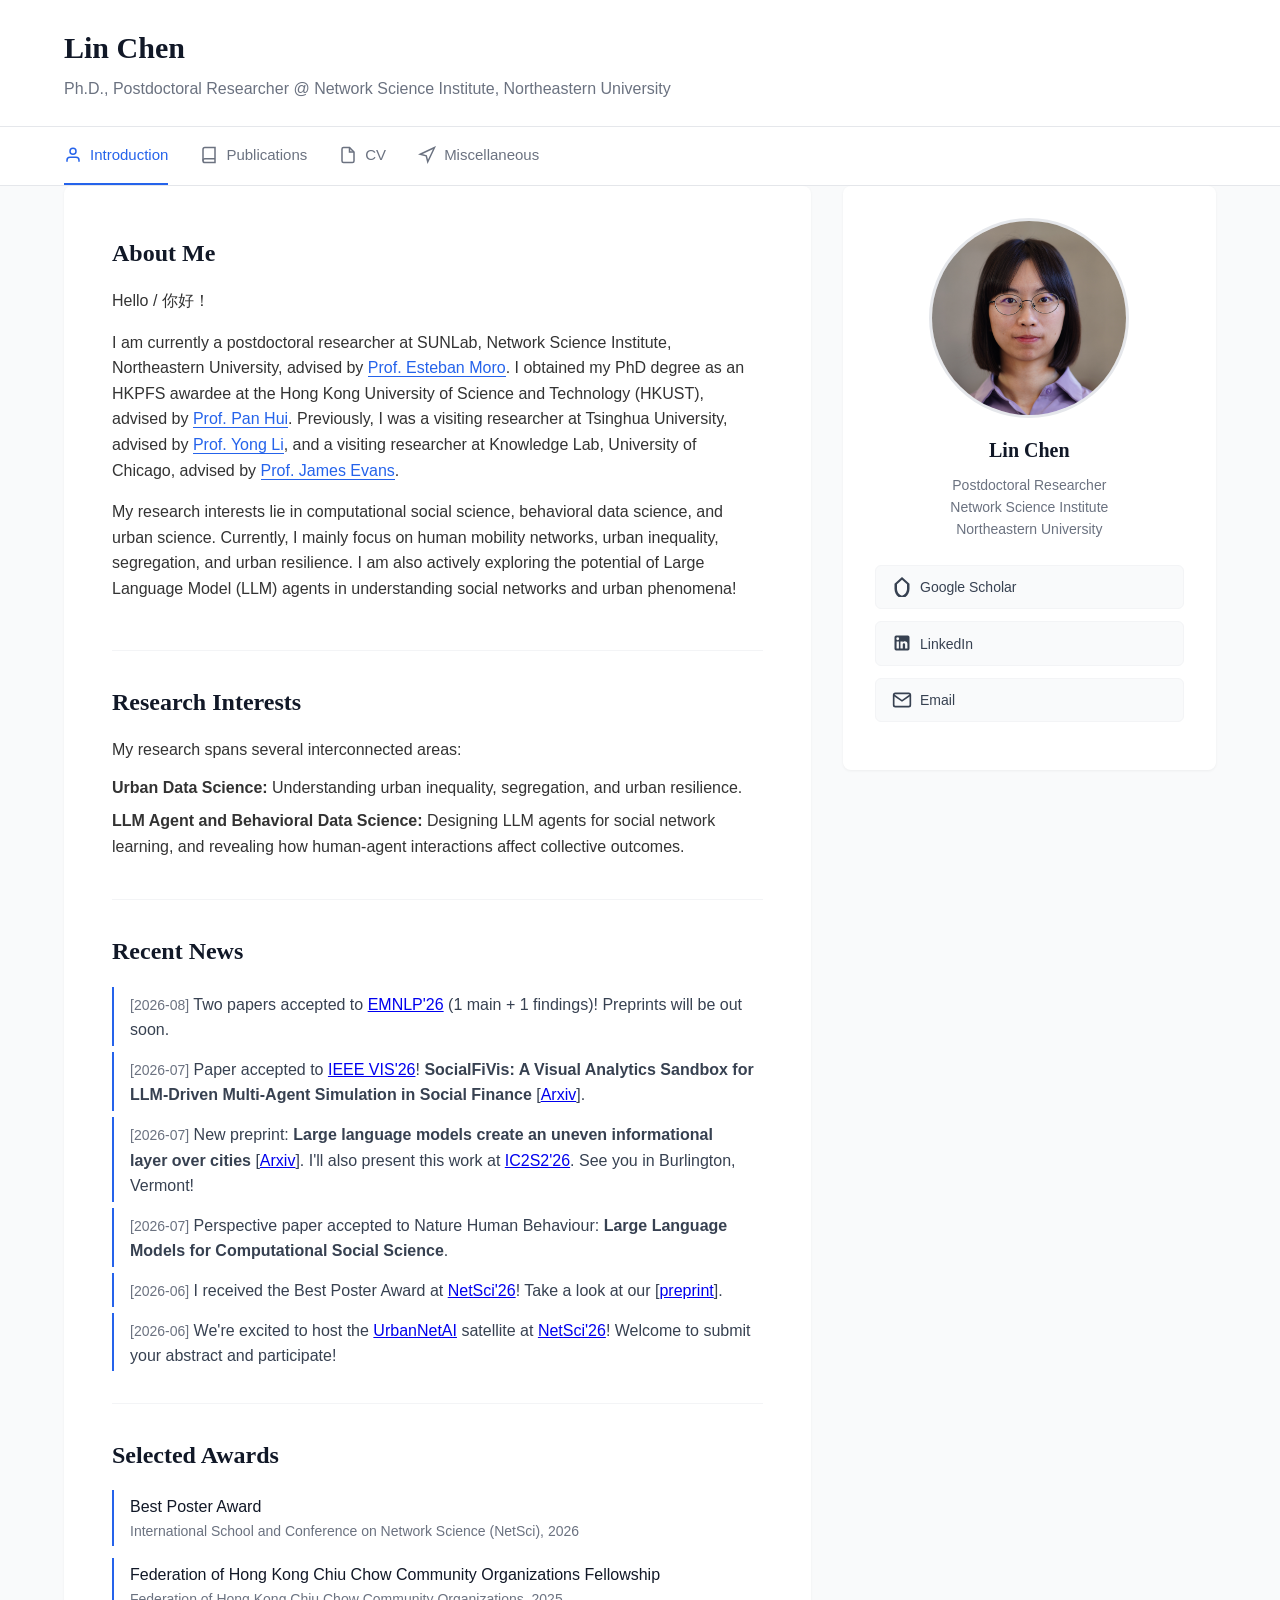
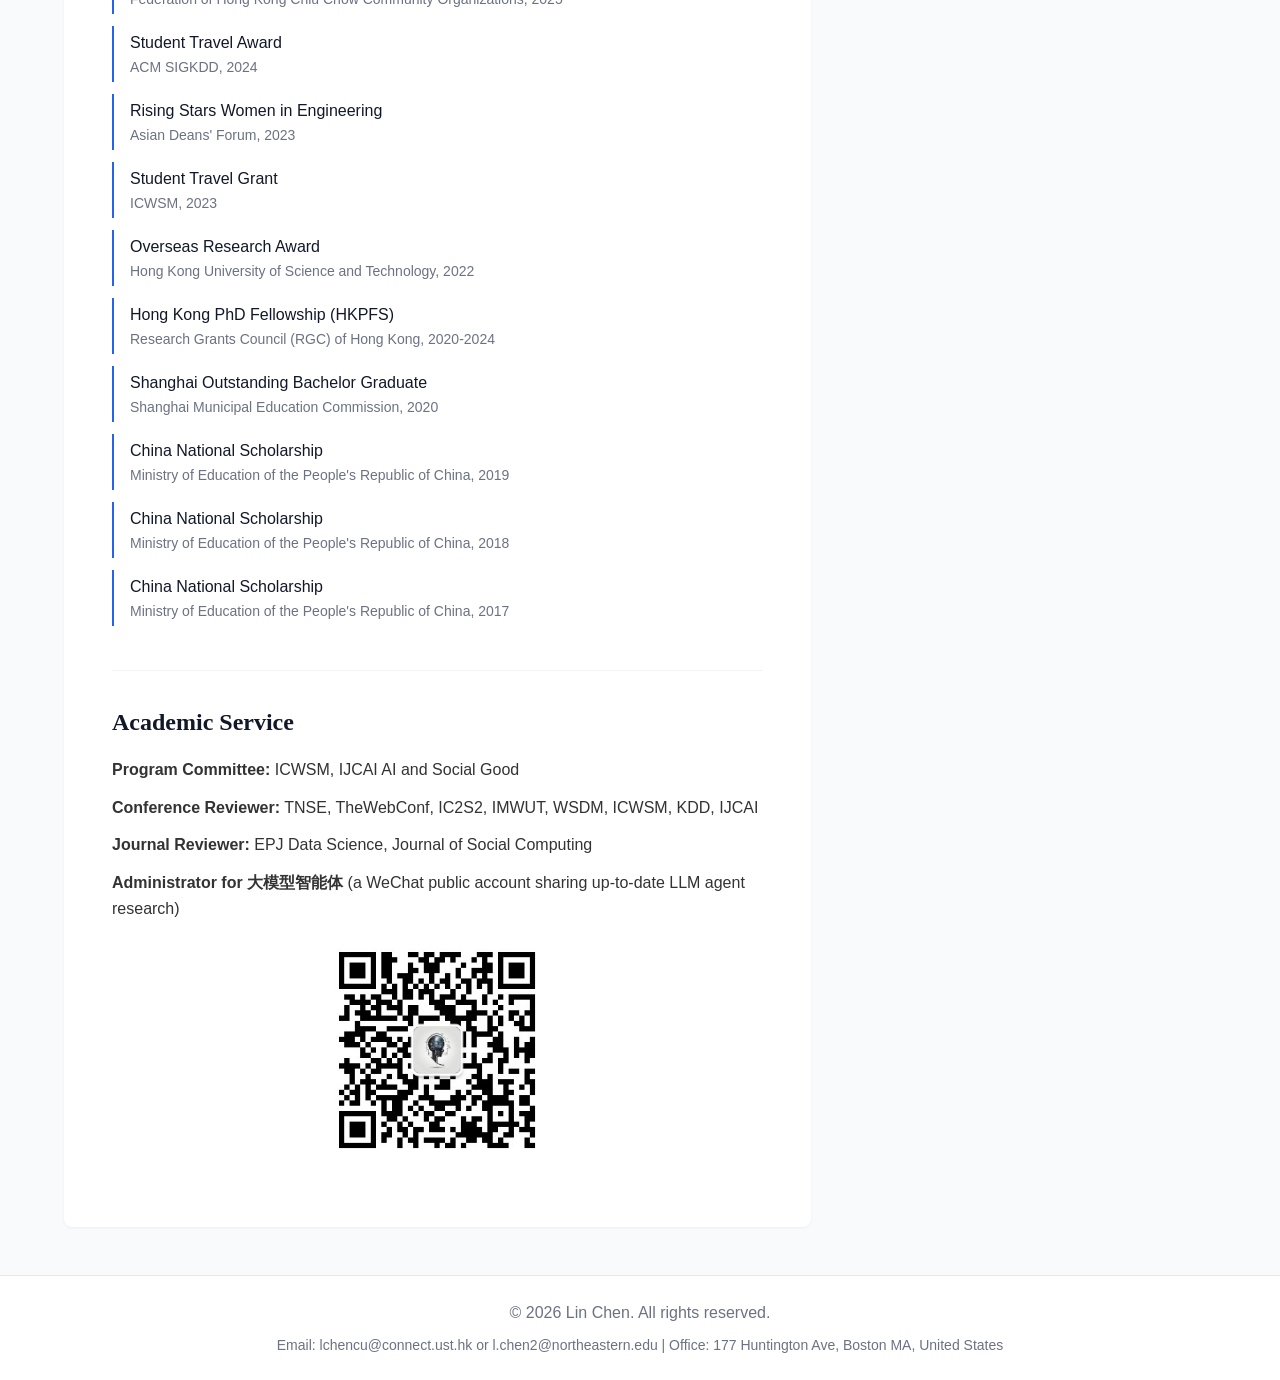
<file: index.html>
<!DOCTYPE html>
<html lang="en">
<head>
    <meta charset="UTF-8">
    <meta name="viewport" content="width=device-width, initial-scale=1.0">
    <title>Lin Chen</title>
    <link rel="stylesheet" href="style.css">
</head>
<body>
    <!-- Header -->
    <header>
        <div class="container">
            <h1>Lin Chen</h1>
            <p class="subtitle">Ph.D., Postdoctoral Researcher @ Network Science Institute, Northeastern University</p>
        </div>
    </header>

    <!-- Navigation -->
    <nav>
        <div class="container">
            <div class="nav-buttons">
                <a href="index.html" class="tab-button active">
                    <svg width="18" height="18" viewBox="0 0 24 24" fill="none" stroke="currentColor" stroke-width="2">
                        <path d="M20 21v-2a4 4 0 0 0-4-4H8a4 4 0 0 0-4 4v2"></path>
                        <circle cx="12" cy="7" r="4"></circle>
                    </svg>
                    <span>Introduction</span>
                </a>
                <a href="publications.html" class="tab-button">
                    <svg width="18" height="18" viewBox="0 0 24 24" fill="none" stroke="currentColor" stroke-width="2">
                        <path d="M4 19.5A2.5 2.5 0 0 1 6.5 17H20"></path>
                        <path d="M6.5 2H20v20H6.5A2.5 2.5 0 0 1 4 19.5v-15A2.5 2.5 0 0 1 6.5 2z"></path>
                    </svg>
                    <span>Publications</span>
                </a>
                <a href="cv.html" class="tab-button">
                    <svg width="18" height="18" viewBox="0 0 24 24" fill="none" stroke="currentColor" stroke-width="2">
                        <path d="M14 2H6a2 2 0 0 0-2 2v16a2 2 0 0 0 2 2h12a2 2 0 0 0 2-2V8z"></path>
                        <polyline points="14 2 14 8 20 8"></polyline>
                    </svg>
                    <span>CV</span>
                </a>
                <a href="misc.html" class="tab-button">
                    <svg width="18" height="18" viewBox="0 0 24 24" fill="none" stroke="currentColor" stroke-width="2">
                        <polygon points="3 11 22 2 13 21 11 13 3 11"></polygon>
                    </svg>
                    <span>Miscellaneous</span>
                </a>
            </div>
        </div>
    </nav>

    <!-- Main Content -->
    <main class="container">
        <div class="intro-grid">
            <div class="intro-content">
                <!-- About Me -->
                <section class="intro-section">
                    <h2>About Me</h2>
                    <p style="margin-bottom: 16px;">
                        Hello / 你好！ <br>
                    </p>
                    <p style="margin-bottom: 16px;">
                        I am currently a postdoctoral researcher at SUNLab, Network Science Institute, Northeastern University, advised by <a href="https://estebanmoro.org/" target="_blank" style="color: #2563eb; text-decoration: none; border-bottom: 1px solid #2563eb;">Prof. Esteban Moro</a>. 
                        I obtained my PhD degree as an HKPFS awardee at the Hong Kong University of Science and Technology (HKUST), advised by <a href="https://en.wikipedia.org/wiki/Pan_Hui" target="_blank" style="color: #2563eb; text-decoration: none; border-bottom: 1px solid #2563eb;">Prof. Pan Hui</a>. 
                        Previously, I was a visiting researcher at Tsinghua University, advised by <a href="http://fi.ee.tsinghua.edu.cn/~liyong/" target="_blank" style="color: #2563eb; text-decoration: none; border-bottom: 1px solid #2563eb;">Prof. Yong Li</a>, and a visiting researcher at Knowledge Lab, University of Chicago, advised by <a href="https://sociology.uchicago.edu/directory/james-evans" target="_blank" style="color: #2563eb; text-decoration: none; border-bottom: 1px solid #2563eb;">Prof. James Evans</a>.
                    </p>
                    <p style="margin-bottom: 16px;">
                        My research interests lie in computational social science, behavioral data science, and urban science. 
                        Currently, I mainly focus on human mobility networks, urban inequality, segregation, and urban resilience. 
                        I am also actively exploring the potential of Large Language Model (LLM) agents in understanding social networks and urban phenomena!
                    </p>
                </section>

                <!-- Research Interests -->
                <section class="intro-section">
                    <h2>Research Interests</h2>
                    <p style="margin-bottom: 12px;">My research spans several interconnected areas:</p>
                    <p style="margin-bottom: 8px;">
                        <strong>Urban Data Science:</strong> Understanding urban inequality, segregation, and urban resilience.
                    </p>
                    <p style="margin-bottom: 8px;">
                        <strong>LLM Agent and Behavioral Data Science:</strong> Designing LLM agents for social network learning, and revealing how human-agent interactions affect collective outcomes.
                    </p>
                </section>

                <!-- News -->
                <section class="intro-section">
                    <h2>Recent News</h2>
                    <div class="news-scroll">
                        <div class="news-item">
                            <p class="news-text"><span class="news-date">[2026-08]</span> Two papers accepted to <a href="https://2026.emnlp.org/" target="_blank">EMNLP'26</a> (1 main + 1 findings)! Preprints will be out soon. </p>
                        </div>
                        <div class="news-item">
                            <p class="news-text"><span class="news-date">[2026-07]</span> Paper accepted to <a href="https://ieeevis.org/year/2026/" target="_blank">IEEE VIS'26</a>! <b>SocialFiVis: A Visual Analytics Sandbox for LLM-Driven Multi-Agent Simulation in Social Finance</b> [<a href="https://arxiv.org/abs/2608.08497" target="_blank">Arxiv</a>]. </p>
                        </div>
                        <div class="news-item">
                            <p class="news-text"><span class="news-date">[2026-07]</span> New preprint: <b>Large language models create an uneven informational layer over cities</b> [<a href="https://arxiv.org/abs/2607.06260" target="_blank">Arxiv</a>]. I'll also present this work at <a href="https://ic2s2-2026.org/" target="_blank">IC2S2'26</a>. See you in Burlington, Vermont! </p>
                        </div>
                        <div class="news-item">
                            <p class="news-text"><span class="news-date">[2026-07]</span> Perspective paper accepted to Nature Human Behaviour: <b>Large Language Models for Computational Social Science</b>. </p>
                        </div>
                        <div class="news-item">
                            <p class="news-text"><span class="news-date">[2026-06]</span> I received the Best Poster Award at <a href="https://www.netsci2026.com/awards" target="_blank">NetSci'26</a>! Take a look at our [<a href="https://arxiv.org/abs/2607.06260" target="_blank">preprint</a>]. </p>
                        </div>
                        <div class="news-item">
                            <p class="news-text"><span class="news-date">[2026-06]</span> We're excited to host the <a href="https://sites.google.com/view/urbannetai/home" target="_blank">UrbanNetAI</a> satellite at <a href="https://www.netsci2026.com/" target="_blank">NetSci'26</a>! Welcome to submit your abstract and participate!</p>
                        </div>
                        <div class="news-item">
                            <p class="news-text"><span class="news-date">[2026-04]</span> Paper accepted to ICML: <b>AgentExpt: Automating AI Experiment Design with LLM-based Resource Retrieval Agent</b> [<a href="https://arxiv.org/abs/2511.04921" target="_blank">Arxiv</a>]. </p>
                        </div>
                        <div class="news-item">
                            <p class="news-text"><span class="news-date">[2026-04]</span> Our work, <b>AI Agent Behavioral Science</b>, is published in <a href="https://doi.org/10.1057/s41599-026-07316-7" target="_blank">HSSCOMMS</a>.</p>
                        </div>
                        <div class="news-item">
                            <p class="news-text"><span class="news-date">[2026-04]</span> Our work, <b>Invisible Walls in Cities: Designing LLM Agent to Predict Urban Segregation Experience with Social Media Content</b>, is published in <a href="https://dl.acm.org/doi/abs/10.1145/3774904.3793020" target="_blank">WWW'26</a>.</p>
                        </div>
                        <div class="news-item">
                            <p class="news-text"><span class="news-date">[2025-10]</span> Invited talk at the <a href="https://www.networkscienceinstitute.org/talks/lin-chen" target="_blank">Network Science Institute</a>, Boston.</p>
                        </div>
                        <div class="news-item">
                            <p class="news-text"><span class="news-date">[2025-09]</span> I started my postdoctoral journey at SUNLab, Network Science Institute, Northeastern University!</p>
                        </div>
                        <div class="news-item">
                            <p class="news-text"><span class="news-date">[2025-08]</span> Invited keynote at <a href="https://urban-sys-net.weebly.com/" target="_blank">CCS UrbanSys</a>, Siena, Italy.</p>
                        </div>
                        <div class="news-item">
                            <p class="news-text"><span class="news-date">[2025-04]</span> I defended my PhD thesis at CSE, HKUST!</p>
                        </div>
                        <div class="news-item">
                            <p class="news-text"><span class="news-date">[2025-01]</span> Our perspective paper, <b>Using human mobility data to quantify experienced urban inequalities</b>, is now online in <a href="https://doi.org/10.1038/s41562-024-02079-0" target="_blank">Nature Human Behaviour</a>.</p>
                        </div>
                        <div class="news-item">
                            <p class="news-text"><span class="news-date">[2024-08]</span> Our work, <b>Large Language Model-driven Meta-structure Discovery in Heterogeneous Information Network</b>, is published in <a href="https://doi.org/10.1145/3637528.3671965" target="_blank">KDD'24</a>.</p>
                        </div>
                        <div class="news-item">
                            <p class="news-text"><span class="news-date">[2022-08]</span> Our work, <b>Strategic COVID-19 vaccine distribution can simultaneously elevate social utility and equity</b>, is published in <a href="https://www.nature.com/articles/s41562-022-01429-0" target="_blank">Nature Human Behaviour</a>.</p>
                        </div>
                    </div>
                </section>

                <!-- Selected Awards -->
                <section class="intro-section">
                    <h2>Selected Awards</h2>
                    <div class="award-item">
                        <p class="award-title">Best Poster Award</p>
                        <p class="award-org">International School and Conference on Network Science (NetSci), 2026</p>
                    </div>
                    <div class="award-item">
                        <p class="award-title">Federation of Hong Kong Chiu Chow Community Organizations Fellowship</p>
                        <p class="award-org">Federation of Hong Kong Chiu Chow Community Organizations, 2025</p>
                    </div>
                    <div class="award-item">
                        <p class="award-title">Student Travel Award</p>
                        <p class="award-org">ACM SIGKDD, 2024</p>
                    </div>
                    <div class="award-item">
                        <p class="award-title">Rising Stars Women in Engineering</p>
                        <p class="award-org">Asian Deans' Forum, 2023</p>
                    </div>
                    <div class="award-item">
                        <p class="award-title">Student Travel Grant</p>
                        <p class="award-org">ICWSM, 2023</p>
                    </div>
                    <div class="award-item">
                        <p class="award-title">Overseas Research Award</p>
                        <p class="award-org">Hong Kong University of Science and Technology, 2022</p>
                    </div>
                    <div class="award-item">
                        <p class="award-title">Hong Kong PhD Fellowship (HKPFS)</p>
                        <p class="award-org">Research Grants Council (RGC) of Hong Kong, 2020-2024</p>
                    </div>
                    <div class="award-item">
                        <p class="award-title">Shanghai Outstanding Bachelor Graduate</p>
                        <p class="award-org">Shanghai Municipal Education Commission, 2020</p>
                    </div>
                    <div class="award-item">
                        <p class="award-title">China National Scholarship</p>
                        <p class="award-org">Ministry of Education of the People's Republic of China, 2019</p>
                    </div>
                    <div class="award-item">
                        <p class="award-title">China National Scholarship</p>
                        <p class="award-org">Ministry of Education of the People's Republic of China, 2018</p>
                    </div>
                    <div class="award-item">
                        <p class="award-title">China National Scholarship</p>
                        <p class="award-org">Ministry of Education of the People's Republic of China, 2017</p>
                    </div>
                </section>

                <!-- Academic Service -->
                <section class="intro-section">
                    <h2>Academic Service</h2>
                    <p style="margin-bottom: 12px;">
                        <strong>Program Committee:</strong> ICWSM, IJCAI AI and Social Good
                    </p>
                    <p style="margin-bottom: 12px;">
                        <strong>Conference Reviewer:</strong> TNSE, TheWebConf, IC2S2, IMWUT, WSDM, ICWSM, KDD, IJCAI
                    </p>
                    <p style="margin-bottom: 12px;">
                        <strong>Journal Reviewer:</strong> EPJ Data Science, Journal of Social Computing
                    </p>
                    <p>
                        <strong>Administrator for 大模型智能体</strong> (a WeChat public account sharing up-to-date LLM agent research)
                    </p>
                    <img src="wechat_public_account_dmxznt.jpg" alt="大模型智能体公众号" style="width: 35%; max-width: 500px; display: block; margin: 15px auto;">
                </section>
            </div>

            <div class="intro-sidebar">
                <!-- Profile Card -->
                <div class="profile-card">
                    <img src="headshot.jpg" alt="Your Name" class="profile-photo">
                    <h3 class="profile-name">Lin Chen</h3>
                    <p class="profile-title">Postdoctoral Researcher<br>Network Science Institute<br>Northeastern University</p>
                    
                    <div class="profile-links">
                        <a href="https://scholar.google.com/citations?user=uxaP8ZcAAAAJ&hl=en" target="_blank" class="profile-link">
                            <svg width="20" height="20" viewBox="0 0 24 24" fill="currentColor">
                                <path d="M12 0L3 8v6c0 5.55 3.84 10.74 9 12 5.16-1.26 9-6.45 9-12V8l-9-8zm0 3.3l6 5.4v5.4c0 3.87-2.67 7.48-6 8.4-3.33-.92-6-4.53-6-8.4V8.7l6-5.4z"/>
                            </svg>
                            Google Scholar
                        </a>
                        
                        <a href="https://www.linkedin.com/in/lin-chen-34217025a" target="_blank" class="profile-link">
                            <svg width="20" height="20" viewBox="0 0 24 24" fill="currentColor">
                                <path d="M19 3a2 2 0 0 1 2 2v14a2 2 0 0 1-2 2H5a2 2 0 0 1-2-2V5a2 2 0 0 1 2-2h14m-.5 15.5v-5.3a3.26 3.26 0 0 0-3.26-3.26c-.85 0-1.84.52-2.32 1.3v-1.11h-2.79v8.37h2.79v-4.93c0-.77.62-1.4 1.39-1.4a1.4 1.4 0 0 1 1.4 1.4v4.93h2.79M6.88 8.56a1.68 1.68 0 0 0 1.68-1.68c0-.93-.75-1.69-1.68-1.69a1.69 1.69 0 0 0-1.69 1.69c0 .93.76 1.68 1.69 1.68m1.39 9.94v-8.37H5.5v8.37h2.77z"/>
                            </svg>
                            LinkedIn
                        </a>

                        <a href="#" onclick="navigator.clipboard.writeText('lchencu@connect.ust.hk'); alert('Email copied!'); return false;" class="profile-link">
                            <svg width="20" height="20" viewBox="0 0 24 24" fill="none" stroke="currentColor" stroke-width="2">
                                <path d="M4 4h16c1.1 0 2 .9 2 2v12c0 1.1-.9 2-2 2H4c-1.1 0-2-.9-2-2V6c0-1.1.9-2 2-2z"/>
                                <polyline points="22,6 12,13 2,6"/>
                            </svg>
                            Email
                        </a>
                    </div>
                    
                    <p style="font-size: 12px; color: #9ca3af; margin-top: 16px;">
                    </p>
                </div>
            </div>
        </div>
    </main>

    <!-- Footer -->
    <footer>
        <div class="container">
            <p>© 2026 Lin Chen. All rights reserved.</p>
            <p style="margin-top: 8px; font-size: 14px;">
                Email: lchencu@connect.ust.hk or l.chen2@northeastern.edu | Office: 177 Huntington Ave, Boston MA, United States
            </p>
        </div>
    </footer>
</body>
</html>
</file>
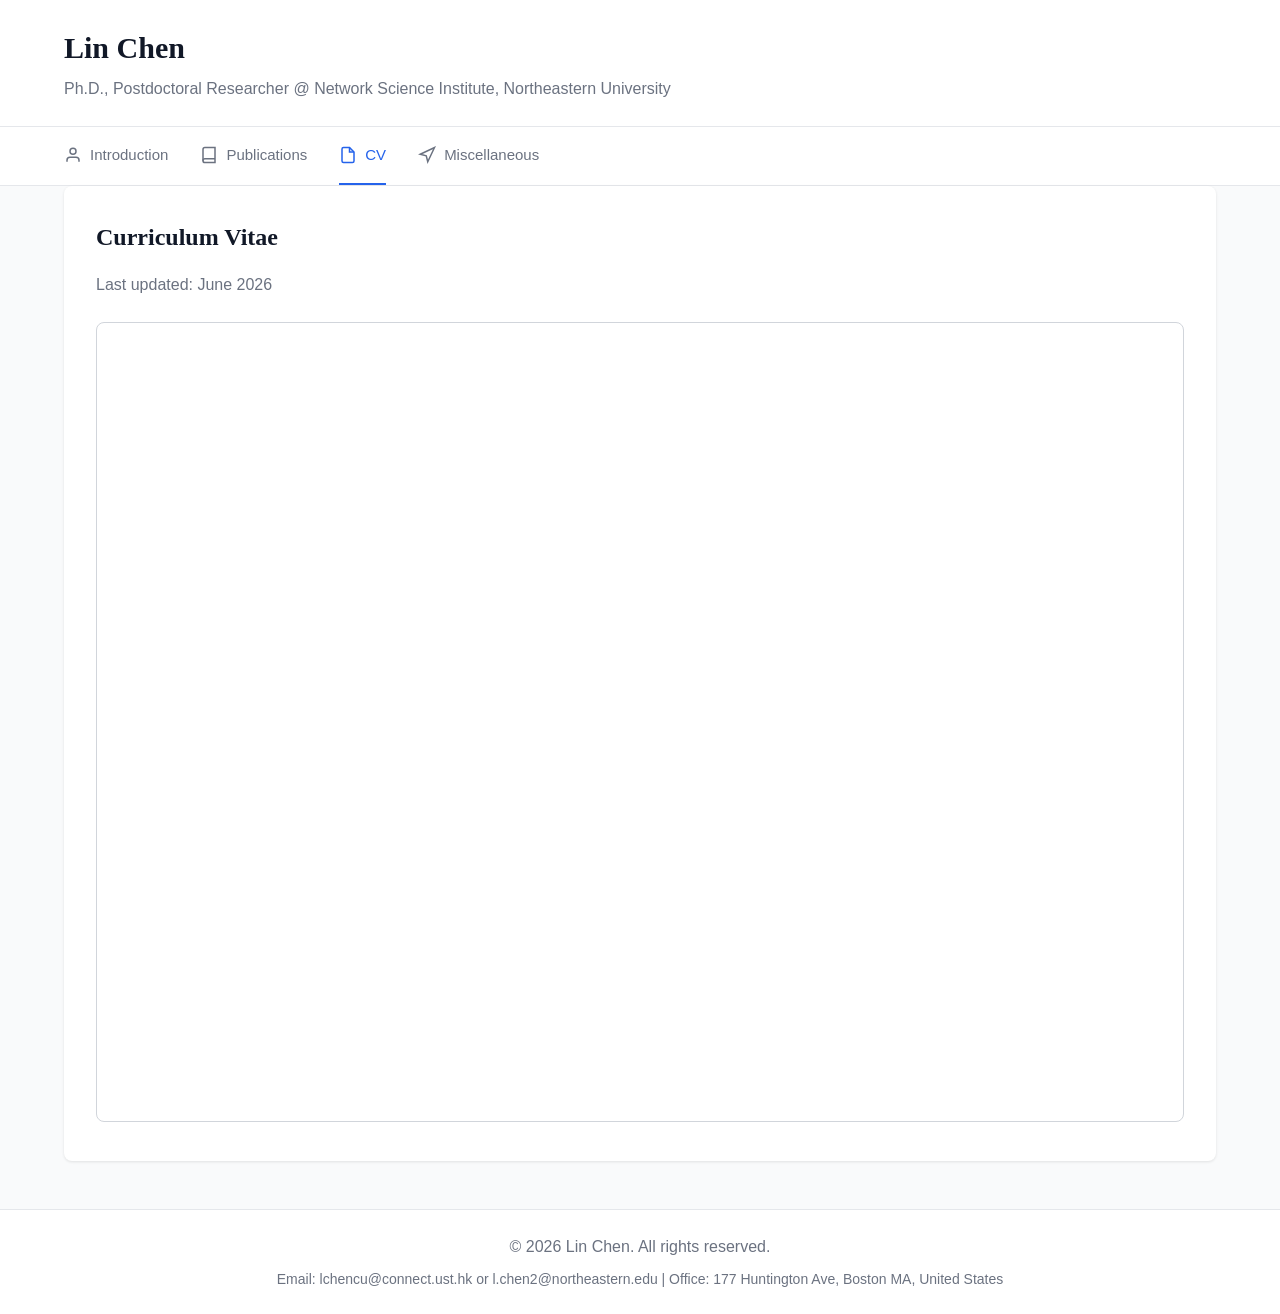
<file: cv.html>
<!DOCTYPE html>
<html lang="en">
<head>
    <meta charset="UTF-8">
    <meta name="viewport" content="width=device-width, initial-scale=1.0">
    <title>Lin Chen</title>
    <link rel="stylesheet" href="style.css">
</head>
<body>
    <!-- Header -->
    <header>
        <div class="container">
            <h1>Lin Chen</h1>
            <p class="subtitle">Ph.D., Postdoctoral Researcher @ Network Science Institute, Northeastern University</p>
        </div>
    </header>

    <!-- Navigation -->
    <nav>
        <div class="container">
            <div class="nav-buttons">
                <a href="index.html" class="tab-button">
                    <svg width="18" height="18" viewBox="0 0 24 24" fill="none" stroke="currentColor" stroke-width="2">
                        <path d="M20 21v-2a4 4 0 0 0-4-4H8a4 4 0 0 0-4 4v2"></path>
                        <circle cx="12" cy="7" r="4"></circle>
                    </svg>
                    <span>Introduction</span>
                </a>
                <a href="publications.html" class="tab-button">
                    <svg width="18" height="18" viewBox="0 0 24 24" fill="none" stroke="currentColor" stroke-width="2">
                        <path d="M4 19.5A2.5 2.5 0 0 1 6.5 17H20"></path>
                        <path d="M6.5 2H20v20H6.5A2.5 2.5 0 0 1 4 19.5v-15A2.5 2.5 0 0 1 6.5 2z"></path>
                    </svg>
                    <span>Publications</span>
                </a>
                <a href="cv.html" class="tab-button active">
                    <svg width="18" height="18" viewBox="0 0 24 24" fill="none" stroke="currentColor" stroke-width="2">
                        <path d="M14 2H6a2 2 0 0 0-2 2v16a2 2 0 0 0 2 2h12a2 2 0 0 0 2-2V8z"></path>
                        <polyline points="14 2 14 8 20 8"></polyline>
                    </svg>
                    <span>CV</span>
                </a>
                <a href="misc.html" class="tab-button">
                    <svg width="18" height="18" viewBox="0 0 24 24" fill="none" stroke="currentColor" stroke-width="2">
                        <polygon points="3 11 22 2 13 21 11 13 3 11"></polygon>
                    </svg>
                    <span>Miscellaneous</span>
                </a>
            </div>
        </div>
    </nav>

    <!-- Main Content -->
    <main class="container">
        <div class="card">
            <h2>Curriculum Vitae</h2>
            <p style="margin-bottom: 24px; color: #6b7280;">
                Last updated: June 2026
            </p>
            <iframe src="cv.pdf" class="cv-frame" title="CV PDF"></iframe>
        </div>
    </main>

    <!-- Footer -->
    <footer>
        <div class="container">
            <p>© 2026 Lin Chen. All rights reserved.</p>
            <p style="margin-top: 8px; font-size: 14px;">
                Email: lchencu@connect.ust.hk or l.chen2@northeastern.edu | Office: 177 Huntington Ave, Boston MA, United States
            </p>
        </div>
    </footer>
</body>
</html>
</file>
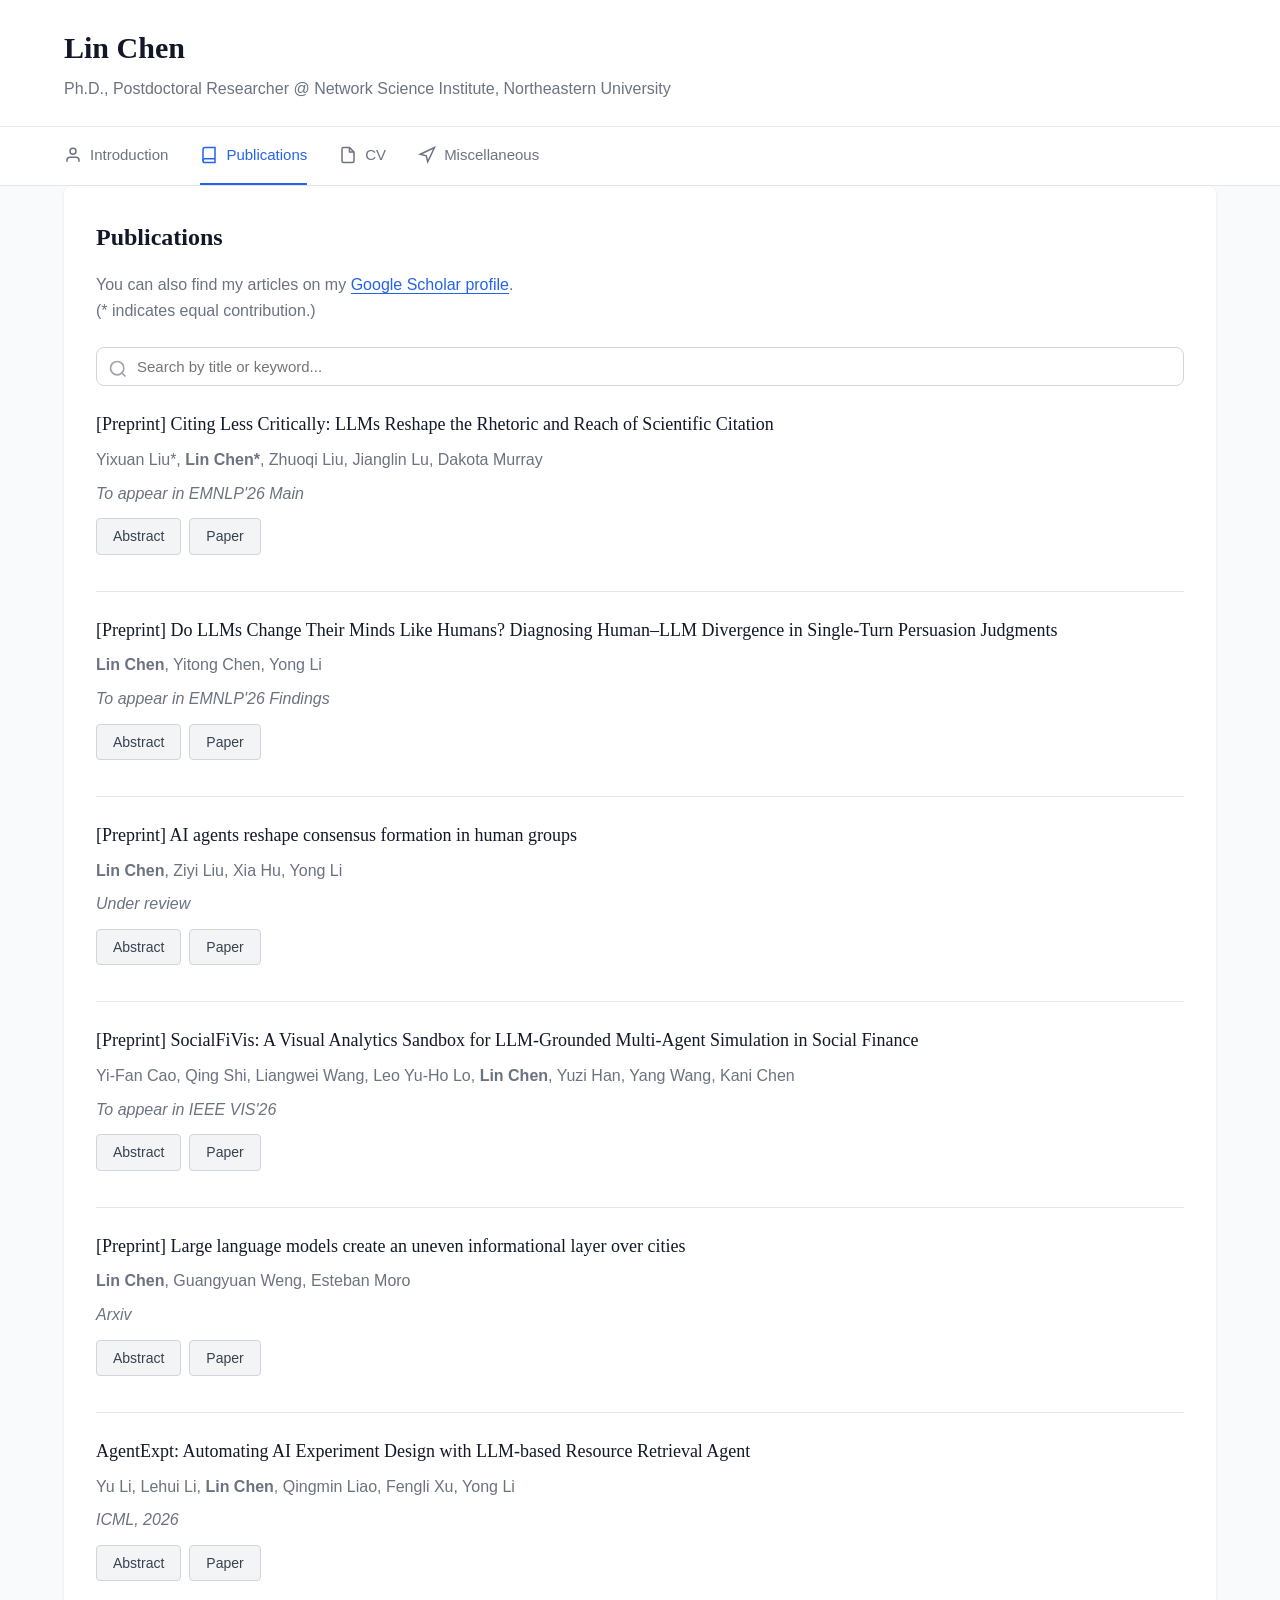
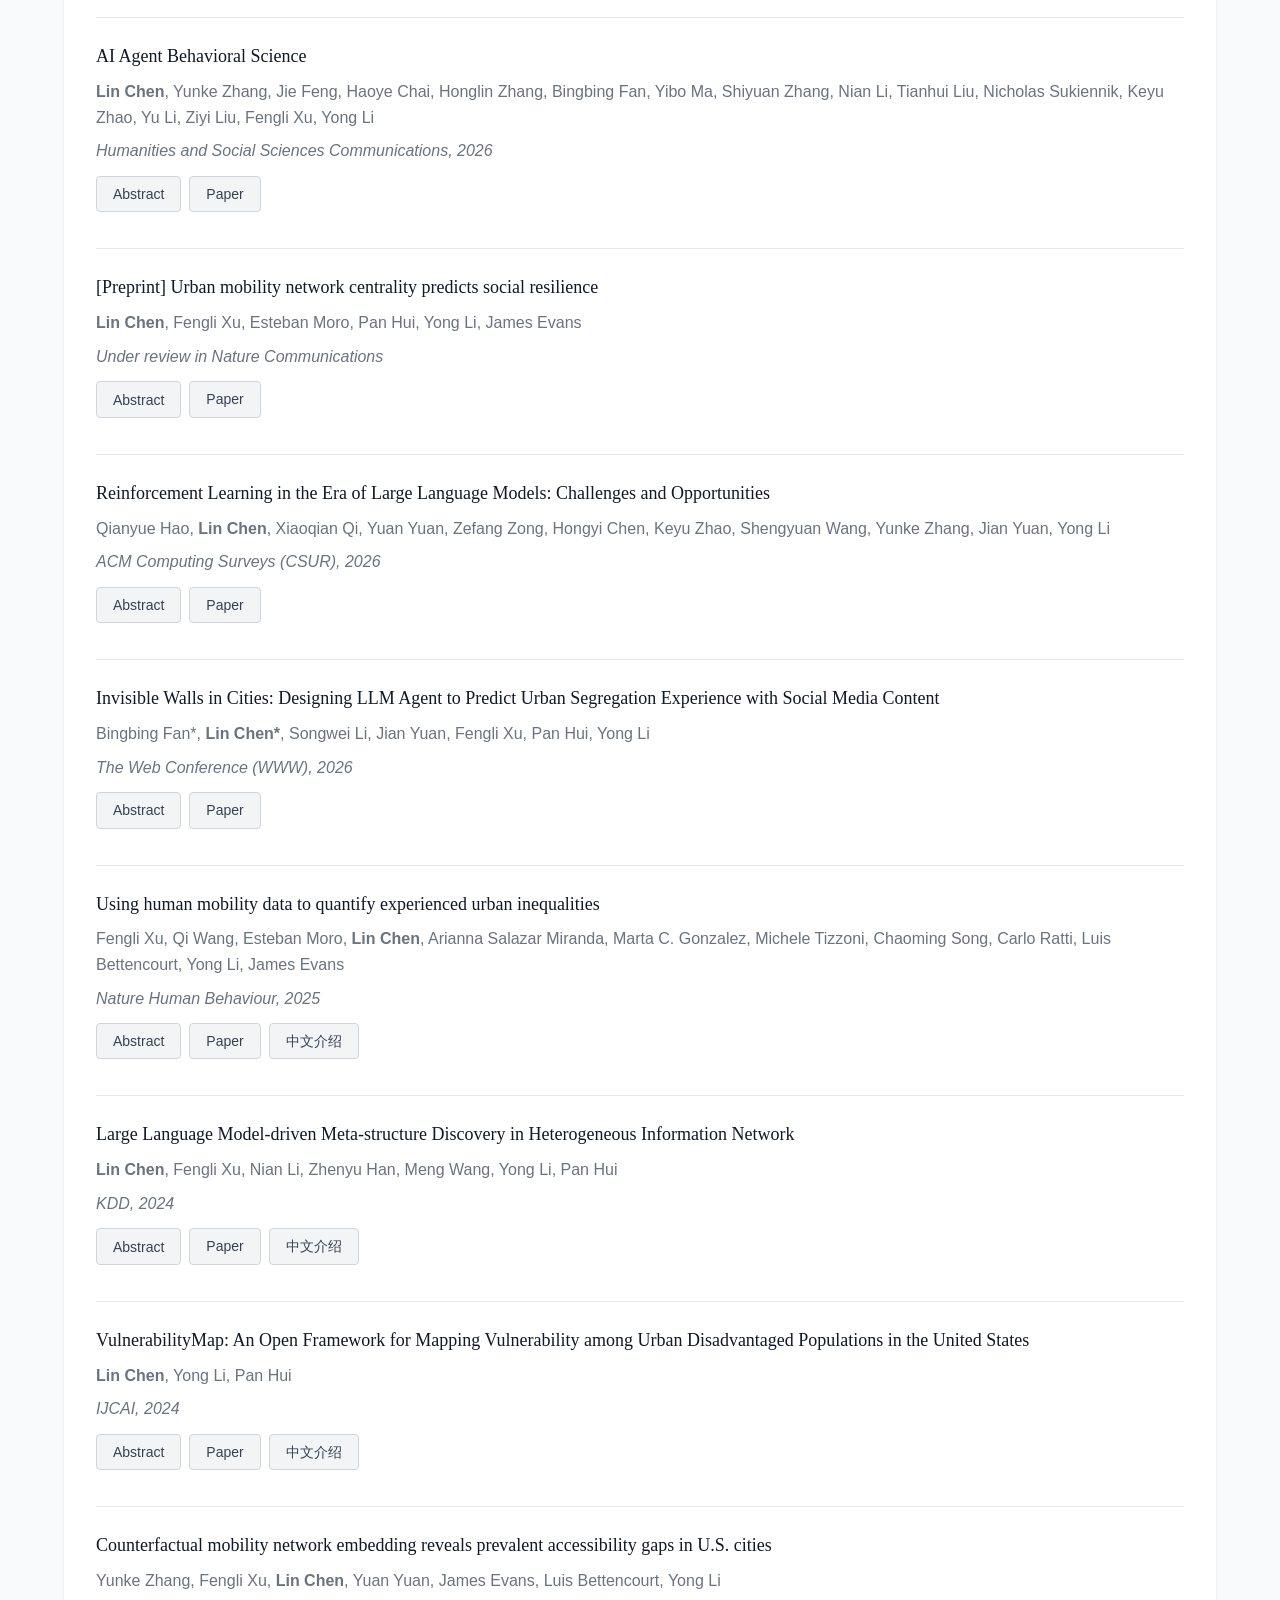
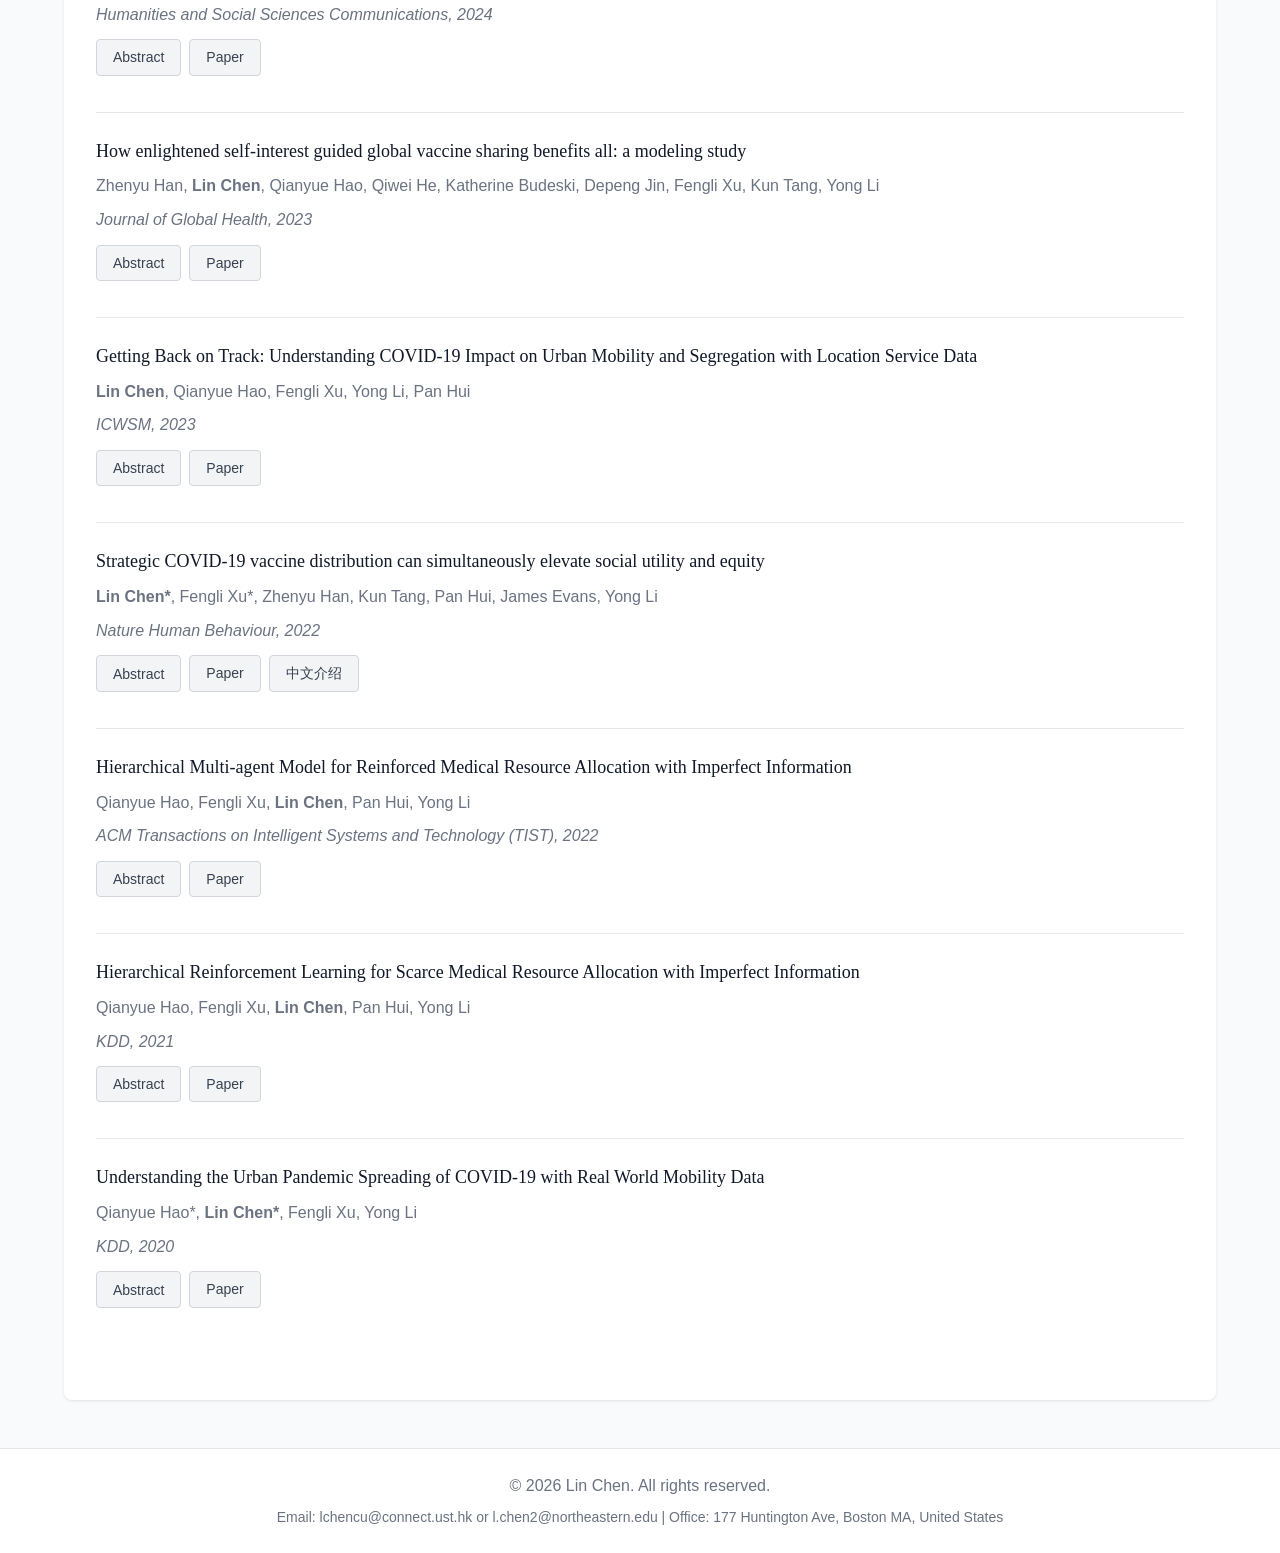
<file: publications.html>
<!DOCTYPE html>
<html lang="en">
<head>
    <meta charset="UTF-8">
    <meta name="viewport" content="width=device-width, initial-scale=1.0">
    <title>Lin Chen</title>
    <link rel="stylesheet" href="style.css">
</head>
<body>
    <!-- Header -->
    <header>
        <div class="container">
            <h1>Lin Chen</h1>
            <p class="subtitle">Ph.D., Postdoctoral Researcher @ Network Science Institute, Northeastern University</p>
        </div>
    </header>

    <!-- Navigation -->
    <nav>
        <div class="container">
            <div class="nav-buttons">
                <a href="index.html" class="tab-button">
                    <svg width="18" height="18" viewBox="0 0 24 24" fill="none" stroke="currentColor" stroke-width="2">
                        <path d="M20 21v-2a4 4 0 0 0-4-4H8a4 4 0 0 0-4 4v2"></path>
                        <circle cx="12" cy="7" r="4"></circle>
                    </svg>
                    <span>Introduction</span>
                </a>
                <a href="publications.html" class="tab-button active">
                    <svg width="18" height="18" viewBox="0 0 24 24" fill="none" stroke="currentColor" stroke-width="2">
                        <path d="M4 19.5A2.5 2.5 0 0 1 6.5 17H20"></path>
                        <path d="M6.5 2H20v20H6.5A2.5 2.5 0 0 1 4 19.5v-15A2.5 2.5 0 0 1 6.5 2z"></path>
                    </svg>
                    <span>Publications</span>
                </a>
                <a href="cv.html" class="tab-button">
                    <svg width="18" height="18" viewBox="0 0 24 24" fill="none" stroke="currentColor" stroke-width="2">
                        <path d="M14 2H6a2 2 0 0 0-2 2v16a2 2 0 0 0 2 2h12a2 2 0 0 0 2-2V8z"></path>
                        <polyline points="14 2 14 8 20 8"></polyline>
                    </svg>
                    <span>CV</span>
                </a>
                <a href="misc.html" class="tab-button">
                    <svg width="18" height="18" viewBox="0 0 24 24" fill="none" stroke="currentColor" stroke-width="2">
                        <polygon points="3 11 22 2 13 21 11 13 3 11"></polygon>
                    </svg>
                    <span>Miscellaneous</span>
                </a>
            </div>
        </div>
    </nav>

    <!-- Main Content -->
    <main class="container">
        <div class="card">
            <h2>Publications</h2>

            <p style="margin-bottom: 24px; color: #6b7280;">
                You can also find my articles on my <a href="https://scholar.google.com/citations?user=uxaP8ZcAAAAJ&hl=en" target="_blank" style="color: #2563eb; text-decoration: none; border-bottom: 1px solid #2563eb;">Google Scholar profile</a>. <br>(* indicates equal contribution.)
            </p>
            
            <div class="search-box">
                <svg class="search-icon" width="20" height="20" viewBox="0 0 24 24" fill="none" stroke="currentColor" stroke-width="2">
                    <circle cx="11" cy="11" r="8"></circle>
                    <path d="m21 21-4.35-4.35"></path>
                </svg>
                <input type="text" id="search-input" placeholder="Search by title or keyword..." oninput="filterPublications()">
            </div>

            <div id="publications-list">

                <div class="publication-item" data-keywords="">
                    <h3 class="pub-title">[Preprint] Citing Less Critically: LLMs Reshape the Rhetoric and Reach of Scientific Citation</h3>
                    <p class="pub-authors">Yixuan Liu*, <b>Lin Chen*</b>, Zhuoqi Liu, Jianglin Lu, Dakota Murray</p>
                    <p class="pub-venue">To appear in EMNLP'26 Main</p>
                    <div class="pub-buttons">
                        <button class="abs-button" onclick="toggleAbstract(this)">Abstract</button>
                        <a href="https://arxiv.org/abs/2609.01432" target="_blank" class="paper-button">Paper</a>
                    </div>
                    <div class="pub-abstract">
                         Scientific citations carry rhetorical intent. Scholars may cite prior work positively (supporting), negatively (contrasting), or neutrally (mentioning). As large language models (LLMs) increasingly assist scientific writing, whether they reproduce citations with the same rhetorical intent as humans remains unclear. We introduce a masked-citation task to compare human and LLM-generated citation behavior. For each citation context, an LLM generates a replacement citation sentence, producing a counterfactual corpus directly comparable to human citation. We analyze what, whom, and how models cite, using an LLM-as-a-judge to classify citation intent and a 20-million-edge coauthorship network to measure social distance between cited authors. Across six popular LLMs and 1,746 top NLP conference papers (63k+ contexts, 132k+ citations), three patterns emerge: (1) Compared with human citation, LLMs cite significantly less critically; (2) LLMs over-cite popular and older papers, a tendency amplified for contrasting citations where human writing more often draws on recent, niche work; (3) Whereas humans often cite within their close social network, especially for supporting citations, LLMs tend to draw on more socially distant authors. Together, these differences are double-edged: LLM citation reaches beyond a scholar's close collaborators while being less critical and amplifying visibility bias, reshaping the rhetoric and reach of scientific citation.
                    </div>
                </div>

                <div class="publication-item" data-keywords="">
                    <h3 class="pub-title">[Preprint] Do LLMs Change Their Minds Like Humans? Diagnosing Human–LLM Divergence in Single-Turn Persuasion Judgments</h3>
                    <p class="pub-authors"><b>Lin Chen</b>, Yitong Chen, Yong Li</p>
                    <p class="pub-venue">To appear in EMNLP'26 Findings</p>
                    <div class="pub-buttons">
                        <button class="abs-button" onclick="toggleAbstract(this)">Abstract</button>
                        <a href="https://arxiv.org/abs/2608.29803" target="_blank" class="paper-button">Paper</a>
                    </div>
                    <div class="pub-abstract">
                         Large language models (LLMs) are increasingly deployed as proxies for human participants in social simulations, yet whether they update their beliefs in response to persuasive arguments, as humans do, remains poorly understood. We conduct a systematic comparison using a naturally occurring online persuasion corpus in which original posters explicitly verify whether a reply changed their view. Our results show that LLMs achieve only slight agreement with humans (Cohen's kappa ranging from 0.079 to 0.178). Content-level analyses show that humans and LLMs agree on the strongest persuasion cues but diverge on finer ones: humans are more swayed by novel content and assertive language, whereas LLMs favor topical similarity and surface-level formatting. At the level of persuasion strategy, LLMs underweight emotional appeals and overweight credibility signals relative to humans, while the type of proposition under debate exerts no measurable effect on the degree of divergence. Furthermore, switching from first-person role-playing to third-person observation shifts all models toward greater resistance to persuasion, with the effect varying across persuasion strategies and textual features. These findings highlight the risk of treating LLM judgments as faithful proxies for human belief updating and point to structural differences in how LLMs and humans process persuasive discourse. Our code is available at https://github.com/tsinghua-fib-lab/LLM-belief-update-cmv.
                    </div>
                </div>

                <div class="publication-item" data-keywords="">
                    <h3 class="pub-title">[Preprint] AI agents reshape consensus formation in human groups</h3>
                    <p class="pub-authors"><b>Lin Chen</b>, Ziyi Liu, Xia Hu, Yong Li</p>
                    <p class="pub-venue">Under review</p>
                    <div class="pub-buttons">
                        <button class="abs-button" onclick="toggleAbstract(this)">Abstract</button>
                        <a href="https://arxiv.org/abs/2609.02122" target="_blank" class="paper-button">Paper</a>
                    </div>
                    <div class="pub-abstract">
                         As large language model (LLM) agents shift from tools to participants in human groups, a fundamental question for collective behavior is how their growing presence reshapes consensus formation. Here we study mixed human-AI groups in a collaborative description game, in which shared conventions emerge through repeated rounds of random pairwise communication. Varying the proportions of LLM agents, we identify three distinct regimes of consensus formation: low agent proportions facilitate human-led consensus, intermediate proportions disrupt convergence, and high proportions restore strong consensus while shifting it toward agent-led conventions. Crucially, these regimes differ not only in the strength of convergence, but also in the semantic grounding and communicative form of the resulting consensus: human-led consensus is more concrete, holistic, and grounded in shared real-world analogies, whereas agent-led consensus is more abstract, less information-dense, and more geometrically segmented. Mechanistically, agent influence arises from a shared linguistic prior that places agents near one another in the expression space, combined with relatively stable expression choices across rounds; humans initially resist adopting expressions from partners perceived as AI but gradually yield to conformity pressure. These findings provide evidence that AI composition can shape the emergence, content, and perceived legitimacy of group norms, making agent proportion and transparency important design variables for human-AI systems.
                    </div>
                </div>

                <div class="publication-item" data-keywords="">
                    <h3 class="pub-title">[Preprint] SocialFiVis: A Visual Analytics Sandbox for LLM-Grounded Multi-Agent Simulation in Social Finance</h3>
                    <p class="pub-authors">Yi-Fan Cao, Qing Shi, Liangwei Wang, Leo Yu-Ho Lo, <b>Lin Chen</b>, Yuzi Han, Yang Wang, Kani Chen</p>
                    <p class="pub-venue">To appear in IEEE VIS'26</p>
                    <div class="pub-buttons">
                        <button class="abs-button" onclick="toggleAbstract(this)">Abstract</button>
                        <a href="https://arxiv.org/abs/2608.08497" target="_blank" class="paper-button">Paper</a>
                    </div>
                    <div class="pub-abstract">
                         The emergence of social finance (SocialFi) transforms online communities into complex socio-economic systems. Within these spaces, collective decisions shape a "digital commons" characterized by social capital (e.g., community trust) and financial health (e.g., market liquidity). Governing such hybrid ecosystems is challenging because real-world interventions are costly and irreversible. While counterfactual simulation is essential for exploring alternative governance strategies, existing approaches fail to capture the non-linear interplay between governance rules, individual behaviors, and emergent economic outcomes. To systematically unpack this complexity, we operationalize the Institutional Analysis and Development (IAD) framework as our theoretical foundation, synthesizing prior literature with insights from formative expert interviews. Built on this framework, we present SocialFiVis, an IAD-embedded visual analytics sandbox. It introduces a robust model to quantify the dual-track digital commons, coupled with a two-phase simulation engine. This engine combines LLM-derived personas with a mechanism-guided Perception-Reasoning-Action (PRA) runtime to simulate heterogeneous, context-aware agents empirically grounded in the retained messaging cohort. A hierarchical multi-view interface with interpretable reasoning pathways enables community operators to explore counterfactual policies and trace system-level outcomes back to individual behavioral rationales. We evaluate SocialFiVis through two case studies, a user study, and follow-up interviews. Results demonstrate that SocialFiVis supports fine-grained behavioral attribution and helps explain emergent phenomena such as the structural decoupling of social capital and the resilience of messaging members under localized governance shocks.
                    </div>
                </div>
                
                <div class="publication-item" data-keywords="">
                    <h3 class="pub-title">[Preprint] Large language models create an uneven informational layer over cities</h3>
                    <p class="pub-authors"><b>Lin Chen</b>, Guangyuan Weng, Esteban Moro</p>
                    <p class="pub-venue">Arxiv</p>
                    <div class="pub-buttons">
                        <button class="abs-button" onclick="toggleAbstract(this)">Abstract</button>
                        <a href="https://arxiv.org/abs/2607.06260" target="_blank" class="paper-button">Paper</a>
                    </div>
                    <div class="pub-abstract">
                        Large language models (LLMs) are emerging as a new informational layer over cities, shaping which places people discover, consider, and ultimately visit. Yet little is known about which places they surface, which they ignore, and whether these patterns vary across communities and users and translate into real-world economic consequences. Here, we audit restaurant recommendations from three major LLMs across 304 neighborhoods in five U.S. cities using 320 synthetic user profiles spanning income, age, sex, and residential status. We find that LLMs both fabricate venues and systematically overlook real ones. Fabrication is concentrated in neighborhoods with weaker digital and physical footprints and disappears when models are provided with verified venue lists. In contrast, invisibility persists: even when choosing from a fixed set of real venues, 47.5% of establishments are never recommended, and 31.9% of these blind spots are shared across all three model families, indicating that uneven visibility reflects not only missing knowledge but also stable patterns of selective attention rooted in shared patterns of visibility rather than model-specific errors. The same selectivity extends to users. Within identical venue pools, higher-income users receive more expensive and less popular venues, while tourists are directed toward costlier but more socially diverse establishments than local residents. Simulating the resulting shifts in consumer demand suggests that widespread reliance on LLM recommendations would redirect visits and revenue away from chain and quick-service restaurants toward independent and full-service dining. Together, our findings show that LLMs act as a selective layer of urban information that unevenly distributes visibility across places and people, with potential consequences for local economies and urban inequality.
                    </div>
                </div>

                <div class="publication-item" data-keywords="">
                    <h3 class="pub-title">AgentExpt: Automating AI Experiment Design with LLM-based Resource Retrieval Agent</h3>
                    <p class="pub-authors">Yu Li, Lehui Li, <b>Lin Chen</b>, Qingmin Liao, Fengli Xu, Yong Li</p>
                    <p class="pub-venue">ICML, 2026</p>
                    <div class="pub-buttons">
                        <button class="abs-button" onclick="toggleAbstract(this)">Abstract</button>
                        <a href="https://arxiv.org/abs/2511.04921" target="_blank" class="paper-button">Paper</a>
                    </div>
                    <div class="pub-abstract">
                         Large language model agents are becoming increasingly capable at web-centric tasks such as information retrieval, complex reasoning. These emerging capabilities have given rise to surge research interests in developing LLM agent for facilitating scientific quest. One key application in AI research is to automate experiment design through agentic dataset and baseline retrieval. However, prior efforts suffer from limited data coverage, as recommendation datasets primarily harvest candidates from public portals and omit many datasets actually used in published papers, and from an overreliance on content similarity that biases model toward superficial similarity and overlooks experimental suitability. Harnessing collective perception embedded in the baseline and dataset citation network, we present a comprehensive framework for baseline and dataset recommendation. First, we design an automated data-collection pipeline that links roughly one hundred thousand accepted papers to the baselines and datasets they actually used. Second, we propose a collective perception enhanced retriever. To represent the position of each dataset or baseline within the scholarly network, it concatenates self-descriptions with aggregated citation contexts. To achieve efficient candidate recall, we finetune an embedding model on these representations. Finally, we develop a reasoning-augmented reranker that exact interaction chains to construct explicit reasoning chains and finetunes a large language model to produce interpretable justifications and refined rankings. The dataset we curated covers 85% of the datasets and baselines used at top AI conferences over the past five years. On our dataset, the proposed method outperforms the strongest prior baseline with average gains of +5.85% in Recall@20, +8.30% in HitRate@5. Taken together, our results advance reliable, interpretable automation of experimental design.
                    </div>
                </div>
                
                <div class="publication-item" data-keywords="">
                    <h3 class="pub-title">AI Agent Behavioral Science</h3>
                    <p class="pub-authors"><b>Lin Chen</b>, Yunke Zhang, Jie Feng, Haoye Chai, Honglin Zhang, Bingbing Fan, Yibo Ma, Shiyuan Zhang, Nian Li, Tianhui Liu, Nicholas Sukiennik, Keyu Zhao, Yu Li, Ziyi Liu, Fengli Xu, Yong Li</p>
                    <p class="pub-venue">Humanities and Social Sciences Communications, 2026</p>
                    <div class="pub-buttons">
                        <button class="abs-button" onclick="toggleAbstract(this)">Abstract</button>
                        <a href="https://doi.org/10.1057/s41599-026-07316-7" target="_blank" class="paper-button">Paper</a>
                    </div>
                    <div class="pub-abstract">
                        Recent advances in large language models (LLMs) have enabled the development of AI agents that exhibit increasingly human-like behaviors, including planning, adaptation, and social dynamics across diverse, interactive, and open-ended scenarios. These behaviors are not solely the product of the internal architectures of the underlying models, but emerge from their integration into agentic systems operating within specific contexts, where environmental factors, social cues, and interaction feedbacks shape behavior over time. This evolution necessitates a new scientific perspective: AI Agent Behavioral Science. Rather than focusing only on internal mechanisms, this perspective emphasizes the systematic observation of behavior, design of interventions to test hypotheses, and theory-guided interpretation of how AI agents act, adapt, and interact over time. We systematize a growing body of research across individual agent, multi-agent, and human-agent interaction settings, and further demonstrate how this perspective informs responsible AI by treating fairness, safety, interpretability, accountability, and privacy as behavioral properties. By unifying recent findings and laying out future directions, we position AI Agent Behavioral Science as a necessary complement to traditional model-centric approaches, providing essential tools for understanding, evaluating, and governing the real-world behavior of increasingly autonomous AI systems.
                    </div>
                </div>

                <div class="publication-item" data-keywords="">
                    <h3 class="pub-title">[Preprint] Urban mobility network centrality predicts social resilience</h3>
                    <p class="pub-authors"><b>Lin Chen</b>, Fengli Xu, Esteban Moro, Pan Hui, Yong Li, James Evans</p>
                    <p class="pub-venue">Under review in Nature Communications</p>
                    <div class="pub-buttons">
                        <button class="abs-button" onclick="toggleAbstract(this)">Abstract</button>
                        <a href="https://arxiv.org/abs/2602.18546" target="_blank" class="paper-button">Paper</a>
                    </div>
                    <div class="pub-abstract">
                        Cities thrive on social interactions that foster well-being, innovation, and prosperity; yet, exogenous shocks such as pandemics, hurricanes, and wildfires can severely disrupt them. Different urban venues exhibit widely divergent response patterns, raising key questions about what factors contribute to these differences and how we can anticipate and respond to them. Understanding these questions is crucial for safeguarding social resilience, the capacity of urban venues to maintain both visitation and diversity. In this study, we analyze large-scale human mobility data from 15 US cities covering more than 103 million residents across three distinct urban shocks. Despite a general trend of declining visitation and weakened social mixing (i.e., intensified segregation) during shocks, our analysis reveals 36.28%-53.01% of venues exhibit reduced segregation, and 21.04%-38.55% of venues exhibit increased visitation. By constructing a mobility network interlinking types of urban venues, we reveal that eigenvector network centrality tends to indicate the provision of essential services and robustly predicts social resilience across varied urban shocks. Specifically, centrality elevates the explanatory power by more than 80% in predicting both segregation and mobility change, compared with more intuitive features, including pre-shock segregation and mobility. Furthermore, while core venues (high centrality) and peripheral ones (low centrality) share a similar spatial distribution, they manifest distinct spatiotemporal visitation patterns, with core locations featuring shorter visit distances, broader neighborhood visitation, shorter visitor dwell times, and steadier popularity throughout the day. Such patterns imply a dual social mechanism, where core venues sustain neighborhood-level social ties through frequent informal interaction, while peripheral ones facilitate deeper engagement around specialized interests and their corresponding social circles. This suggests that crisis-response efforts should prioritize safeguarding core venue accessibility and their essential services to maintain everyday interaction, while directing targeted support to peripheral venues in order to restore specialized community and exchange following shocks. By bridging urban mobility research with economic theories that distinguish staple from discretionary products, we propose a well-and-pool analogy that suggests how people spend their varying urban mobility budgets. In crisis, citizens invest their limited mobility on essentials--like scarce water collecting in a deep well--but when mobility is abundant, like water after rain, people spread across many specialized venues, like water pooling across uneven ground. This operational analogy and our findings offer a new, broadly applicable lens on policymaking for urban social resilience and effective crisis response.
                    </div>
                </div>

                <div class="publication-item" data-keywords="">
                    <h3 class="pub-title">Reinforcement Learning in the Era of Large Language Models: Challenges and Opportunities</h3>
                    <p class="pub-authors">Qianyue Hao, <b>Lin Chen</b>, Xiaoqian Qi, Yuan Yuan, Zefang Zong, Hongyi Chen, Keyu Zhao, Shengyuan Wang, Yunke Zhang, Jian Yuan, Yong Li</p>
                    <p class="pub-venue">ACM Computing Surveys (CSUR), 2026</p>
                    <div class="pub-buttons">
                        <button class="abs-button" onclick="toggleAbstract(this)">Abstract</button>
                        <a href="https://doi.org/10.1145/3837057" target="_blank" class="paper-button">Paper</a>
                    </div>
                    <div class="pub-abstract">
                        Reinforcement learning (RL), a pivotal machine learning paradigm, is becoming essential in the post-training of large language models (LLMs), enhancing their reasoning capabilities and alignment with human preferences. However, adapting conventional RL to LLMs introduces challenges stemming from their massive parameter size and the vast natural language action space. In this survey, we conduct a systematic literature review of RL in the era of LLMs. First, we provide a taxonomy of challenges faced in each stage of the RL training loop, including action exploration, trajectory collection, reward evaluation, and model update. We then introduce recently developed methods to address these issues, ranging from logical structure navigation, training data construction to reward design and advantage estimation. Afterward, we elaborate on the application of these techniques in diverse domains such as mathematics, coding, medicine, and information retrieval, analyzing how innovations in the RL pipeline enhance the domain-specific LLMs. Finally, we discuss the limitations and side effects of applying RL to LLMs and explore open problems and future directions like the balance between efficiency and effectiveness, and algorithm-system co-design. This survey helps researchers understand recent progress and inspire novel research to address current challenges and realize the full potential of RL for LLMs.
                    </div>
                </div>

                
                <div class="publication-item" data-keywords="">
                    <h3 class="pub-title">Invisible Walls in Cities: Designing LLM Agent to Predict Urban Segregation Experience with Social Media Content</h3>
                    <p class="pub-authors">Bingbing Fan*, <b>Lin Chen*</b>, Songwei Li, Jian Yuan, Fengli Xu, Pan Hui, Yong Li</p>
                    <p class="pub-venue">The Web Conference (WWW), 2026</p>
                    <div class="pub-buttons">
                        <button class="abs-button" onclick="toggleAbstract(this)">Abstract</button>
                        <a href="https://dl.acm.org/doi/abs/10.1145/3774904.3793020" target="_blank" class="paper-button">Paper</a>
                    </div>
                    <div class="pub-abstract">
                        Understanding experienced segregation in urban daily life is crucial for addressing societal inequalities and fostering inclusivity. The abundance of user-generated reviews on social media encapsulates nuanced perceptions and feelings associated with different places, offering rich insights into segregation. However, leveraging this data poses significant challenges due to its vast volume, ambiguity, and confluence of diverse perspectives. To tackle these challenges, we propose a novel Large Language Model (LLM) Agent to automate online review mining for segregation prediction. Specifically, we propose a reflective LLM coder to digest social media content into insights consistent with real-world feedback, and eventually produce a codebook capturing key dimensions that signal segregation experience, such as cultural resonance and appeal, accessibility and convenience, and community engagement and local involvement. Guided by the codebook, LLMs can generate both informative review summaries and ratings for segregation prediction. Moreover, we design a REasoning-and-EMbedding (RE'EM) framework, which combines the reasoning and embedding capabilities of language models to integrate multi-channel features for segregation prediction. Experiments on real-world data demonstrate that our agent substantially improves prediction accuracy, with a 22.79% elevation in R^2 and a 9.33% reduction in MSE. The derived codebook is generalizable across three different cities, consistently improving prediction accuracy. Moreover, our user study confirms that the codebook-guided summaries provide cognitive gains for human participants in perceiving POIs' social inclusiveness. Our study marks an important step toward understanding implicit social barriers and inequalities, demonstrating the great potential of promoting social inclusiveness with Web technology.
                    </div>
                </div>

                <div class="publication-item" data-keywords="">
                    <h3 class="pub-title">Using human mobility data to quantify experienced urban inequalities</h3>
                    <p class="pub-authors">Fengli Xu, Qi Wang, Esteban Moro, <b>Lin Chen</b>, Arianna Salazar Miranda, Marta C. Gonzalez, Michele Tizzoni, Chaoming Song, Carlo Ratti, Luis Bettencourt, Yong Li, James Evans</p>
                    <p class="pub-venue">Nature Human Behaviour, 2025</p>
                    <div class="pub-buttons">
                        <button class="abs-button" onclick="toggleAbstract(this)">Abstract</button>
                        <a href="https://doi.org/10.1038/s41562-024-02079-0" target="_blank" class="paper-button">Paper</a>
                        <a href="https://mp.weixin.qq.com/s/UdlQkXUC0pmR9Wixp_VdsA" target="_blank" class="paper-button">中文介绍</a>
                    </div>
                    <div class="pub-abstract">
                        The lived experience of urban life is shaped by personal mobility through dynamic relationships and resources, marked not only by access and opportunity, but also inequality and segregation. The recent availability of fine-grained mobility data and context attributes ranging from venue type to demographic mixture offer researchers a deeper understanding of experienced inequalities at scale, and pose many new questions. Here we review emerging uses of urban mobility behaviour data, and propose an analytic framework to represent mobility patterns as a temporal bipartite network between people and places. As this network reconfigures over time, analysts can track experienced inequality along three critical dimensions: social mixing with others from specific demographic backgrounds, access to different types of facilities, and spontaneous adaptation to unexpected events, such as epidemics, conflicts or disasters. This framework traces the dynamic, lived experiences of urban inequality and complements prior work on static inequalities experience at home and work.
                    </div>
                </div>

                <div class="publication-item" data-keywords="">
                    <h3 class="pub-title">Large Language Model-driven Meta-structure Discovery in Heterogeneous Information Network</h3>
                    <p class="pub-authors"><b>Lin Chen</b>, Fengli Xu, Nian Li, Zhenyu Han, Meng Wang, Yong Li, Pan Hui</p>
                    <p class="pub-venue">KDD, 2024</p>
                    <div class="pub-buttons">
                        <button class="abs-button" onclick="toggleAbstract(this)">Abstract</button>
                        <a href="https://doi.org/10.1145/3637528.3671965" target="_blank" class="paper-button">Paper</a>
                        <a href="https://mp.weixin.qq.com/s/ltCf3I2O3-_KZhjWs7Vi9A" target="_blank" class="paper-button">中文介绍</a>
                    </div>
                    <div class="pub-abstract">
                        Heterogeneous information networks (HIN) have gained increasing popularity in recent years for capturing complex relations between diverse types of nodes. Meta-structures are proposed as a useful tool to identify the important patterns in HINs, but hand-crafted meta-structures pose significant challenges for scaling up, drawing wide research attention towards developing automatic search algorithms. Previous efforts primarily focused on searching for meta-structures with good empirical performance, overlooking the importance of human comprehensibility and generalizability. To address this challenge, we draw inspiration from the emergent reasoning abilities of large language models (LLMs). We propose ReStruct, a meta-structure search framework that integrates LLM reasoning into the evolutionary procedure. ReStruct uses a grammar translator to encode the meta-structures into natural language sentences, and leverages the reasoning power of LLMs to evaluate their semantic feasibility. Besides, ReStruct also employs performance-oriented evolutionary operations. These two competing forces allow ReStruct to jointly optimize the semantic explainability and empirical performance of meta-structures. Furthermore, ReStruct contains a differential LLM explainer to generate and refine natural language explanations for the discovered meta-structures by reasoning through the search history. Experiments on eight representative HIN datasets demonstrate that ReStruct achieves state-of-the-art performance in both recommendation and node classification tasks. Moreover, a survey study involving 73 graduate students shows that the discovered meta-structures and generated explanations by ReStruct are substantially more comprehensible. Our code and questionnaire are available at https://github.com/LinChen-65/ReStruct.
                    </div>
                </div>

                <div class="publication-item" data-keywords="">
                    <h3 class="pub-title">VulnerabilityMap: An Open Framework for Mapping Vulnerability among Urban Disadvantaged Populations in the United States</h3>
                    <p class="pub-authors"><b>Lin Chen</b>, Yong Li, Pan Hui</p>
                    <p class="pub-venue">IJCAI, 2024</p>
                    <div class="pub-buttons">
                        <button class="abs-button" onclick="toggleAbstract(this)">Abstract</button>
                        <a href="https://doi.org/10.24963/ijcai.2024/79" target="_blank" class="paper-button">Paper</a>
                        <a href="https://mp.weixin.qq.com/s/pgxQkMkoYbHJr7NhVJ7BDQ" target="_blank" class="paper-button">中文介绍</a>
                    </div>
                    <div class="pub-abstract">
                        Cities are crucibles of numerous opportunities, but also hotbeds of inequality. The plight of disadvantaged populations who are "left behind" within urban environments has been an increasingly pressing concern, which poses substantial threats to the realization of the UN SDG agenda. However, a comprehensive framework for studying this urban dilemma is currently absent, preventing researchers from developing AI models for social good prediction and intervention. To fill this gap, we construct VulnerabilityMap, a framework to meticulously dissect the challenges faced by urban disadvantaged populations, unraveling their vulnerability to a spectrum of shocks and stresses that are categorized through the prism of Maslow's hierarchy of needs. Specifically, we systematically collect large-scale multi-sourced census and web-based data covering more than 328 million people in the United States regarding demographic features, neighborhood environments, offline mobility behaviors, and online social connections. These features are further related to vulnerability outcomes from short-term shocks such as COVID- 19 and long-term physiological, social, and self-actualization stresses. Leveraging our framework, we construct machine learning models that exhibit strong performance in predicting vulnerability outcomes from various disadvantage features, which shows the promising utility of our framework to support targeted AI models. Moreover, we provide model-based explainability analysis to interpret the reasons underlying model predictions, shedding light on intricate social factors that trap certain populations inside vulnerable situations. Our constructed dataset is publicly available at https://github.com/LinChen-65/VulnerabilityMap/.
                    </div>
                </div>

                <div class="publication-item" data-keywords="">
                    <h3 class="pub-title">Counterfactual mobility network embedding reveals prevalent accessibility gaps in U.S. cities</h3>
                    <p class="pub-authors">Yunke Zhang, Fengli Xu, <b>Lin Chen</b>, Yuan Yuan, James Evans, Luis Bettencourt, Yong Li</p>
                    <p class="pub-venue">Humanities and Social Sciences Communications, 2024</p>
                    <div class="pub-buttons">
                        <button class="abs-button" onclick="toggleAbstract(this)">Abstract</button>
                        <a href="https://doi.org/10.1057/s41599-023-02570-5" target="_blank" class="paper-button">Paper</a>
                    </div>
                    <div class="pub-abstract">
                        Living in cities affords expanded access to various resources, infrastructures, and services at reduced travel costs, which improves social life and promotes systemic gains. However, recent research shows that urban dwellers also experience inequality in accessing urban facilities, which manifests in distinct travel and visitation patterns for residents with different demographic backgrounds. Here, we go beyond simple flawed correlation analysis and reveal prevalent accessibility gaps by quantifying the causal effects of resident demographics on mobility patterns extracted from U.S. residents’ detailed interactions with millions of urban venues. Moreover, to efficiently reveal micro neighborhood-level accessibility gaps, we design a novel Counterfactual RANdom-walks-based Embedding (CRANE) method to learn continuous embedding vectors on urban mobility networks with confounding effects disentangled. Our analysis reveals significant income and racial gaps in mobility frequency and visitation rates to sports and education venues. Besides, bachelor’s degree holders experience greater mobility reduction during the COVID-19 crisis. With extensive experiments on neighborhood-level accessibility prediction and visualizing accessibility gaps with embeddings vectors, we demonstrate that the counterfactual mobility network embeddings can improve the explanatory capacity and robustness of revealed accessibility gaps by extending them from aggregate statistics to individual neighborhoods and allowing for cross-city knowledge transfer. As such, urban mobility networks can reveal consistent accessibility gaps in the U.S., calling for urgent urban design policies to fill in the gaps.
                    </div>
                </div>

                <div class="publication-item" data-keywords="">
                    <h3 class="pub-title">How enlightened self-interest guided global vaccine sharing benefits all: a modeling study</h3>
                    <p class="pub-authors">Zhenyu Han, <b>Lin Chen</b>, Qianyue Hao, Qiwei He, Katherine Budeski, Depeng Jin, Fengli Xu, Kun Tang, Yong Li</p>
                    <p class="pub-venue">Journal of Global Health, 2023</p>
                    <div class="pub-buttons">
                        <button class="abs-button" onclick="toggleAbstract(this)">Abstract</button>
                        <a href="https://jogh.org/2023/jogh-13-06038" target="_blank" class="paper-button">Paper</a>
                    </div>
                    <div class="pub-abstract">
                        Despite consensus that vaccines play an important role in combatting the global spread of infectious diseases, vaccine inequity is still a prevalent issue due to a deep-seated mentality of self-priority. We aimed to evaluate the existence and possible outcomes of a more equitable global vaccine distribution and explore a concrete incentive mechanism that promotes vaccine equity.
                    </div>
                </div>

                <div class="publication-item" data-keywords="">
                    <h3 class="pub-title">Getting Back on Track: Understanding COVID-19 Impact on Urban Mobility and Segregation with Location Service Data</h3>
                    <p class="pub-authors"><b>Lin Chen</b>, Qianyue Hao, Fengli Xu, Yong Li, Pan Hui</p>
                    <p class="pub-venue">ICWSM, 2023</p>
                    <div class="pub-buttons">
                        <button class="abs-button" onclick="toggleAbstract(this)">Abstract</button>
                        <a href="https://doi.org/10.1609/icwsm.v17i1.22132" target="_blank" class="paper-button">Paper</a>
                    </div>
                    <div class="pub-abstract">
                        Understanding the impact of COVID-19 on urban life rhythms is crucial for accelerating the return-to-normal progress and envisioning more resilient and inclusive cities. While previous studies either depended on small-scale surveys or focused on the response to initial lockdowns, this paper uses large-scale location service data to systematically analyze the urban mobility behavior changes across three distinct phases of the pandemic, ie, pre-pandemic, lockdown, and reopen. Our analyses reveal two typical patterns that govern the mobility behavior changes in most urban venues: daily life-centered urban venues go through smaller mobility drops during the lockdown and more rapid recovery after reopening, while work-centered urban venues suffer from more significant mobility drops that are likely to persist even after reopening. Such mobility behavior changes exert deeper impacts on the underlying social fabric, where the level of mobility reduction is positively correlated with the experienced segregation at that urban venue. Therefore, urban venues undergoing more mobility reduction are also more filled with people from homogeneous socio-demographic backgrounds. Moreover, mobility behavior changes display significant heterogeneity across geographical regions, which can be largely explained by the partisan inclination at the state level. Our study shows the vast potential of location service data in deriving a timely and comprehensive understanding of the social dynamic in urban space, which is valuable for informing the gradual transition back to the normal lifestyle in a “post-pandemic era”.
                    </div>
                </div>

                <div class="publication-item" data-keywords="">
                    <h3 class="pub-title">Strategic COVID-19 vaccine distribution can simultaneously elevate social utility and equity</h3>
                    <p class="pub-authors"><b>Lin Chen*</b>, Fengli Xu*, Zhenyu Han, Kun Tang, Pan Hui, James Evans, Yong Li</p>
                    <p class="pub-venue">Nature Human Behaviour, 2022</p>
                    <div class="pub-buttons">
                        <button class="abs-button" onclick="toggleAbstract(this)">Abstract</button>
                        <a href="https://doi.org/10.1038/s41562-022-01429-0" target="_blank" class="paper-button">Paper</a>
                        <a href="https://mp.weixin.qq.com/s/WuqZg_JwmyjS0silZRVnbg" target="_blank" class="paper-button">中文介绍</a>
                    </div>
                    <div class="pub-abstract">
                        Balancing social utility and equity in distributing limited vaccines is a critical policy concern for protecting against the prolonged COVID-19 pandemic and future health emergencies. What is the nature of the trade-off between maximizing collective welfare and minimizing disparities between more and less privileged communities? To evaluate vaccination strategies, we propose an epidemic model that explicitly accounts for both demographic and mobility differences among communities and their associations with heterogeneous COVID-19 risks, then calibrate it with large-scale data. Using this model, we find that social utility and equity can be simultaneously improved when vaccine access is prioritized for the most disadvantaged communities, which holds even when such communities manifest considerable vaccine reluctance. Nevertheless, equity among distinct demographic features may conflict; for example, low-income neighbourhoods might have fewer elder citizens. We design two behaviour-and-demography-aware indices, community risk and societal risk, which capture the risks communities face and those they impose on society from not being vaccinated, to inform the design of comprehensive vaccine distribution strategies. Our study provides a framework for uniting utility and equity-based considerations in vaccine distribution and sheds light on how to balance multiple ethical values in complex settings for epidemic control.
                    </div>
                </div>

                <div class="publication-item" data-keywords="">
                    <h3 class="pub-title">Hierarchical Multi-agent Model for Reinforced Medical Resource Allocation with Imperfect Information</h3>
                    <p class="pub-authors">Qianyue Hao, Fengli Xu, <b>Lin Chen</b>, Pan Hui, Yong Li</p>
                    <p class="pub-venue">ACM Transactions on Intelligent Systems and Technology (TIST), 2022</p>
                    <div class="pub-buttons">
                        <button class="abs-button" onclick="toggleAbstract(this)">Abstract</button>
                        <a href="https://doi.org/10.1145/3552436" target="_blank" class="paper-button">Paper</a>
                    </div>
                    <div class="pub-abstract">
                        With the advent of the COVID-19 pandemic, the shortage in medical resources became increasingly more evident. Therefore, efficient strategies for medical resource allocation are urgently needed. However, conventional rule-based methods employed by public health experts have limited capability in dealing with the complex and dynamic pandemic-spreading situation. In addition, model-based optimization methods such as dynamic programming (DP) fail to work since we cannot obtain a precise model in real-world situations most of the time. Model-free reinforcement learning (RL) is a powerful tool for decision-making; however, three key challenges exist in solving this problem via RL: (1) complex situations and countless choices for decision-making in the real world; (2) imperfect information due to the latency of pandemic spreading; and (3) limitations on conducting experiments in the real world since we cannot set up pandemic outbreaks arbitrarily. In this article, we propose a hierarchical RL framework with several specially designed components. We design a decomposed action space with a corresponding training algorithm to deal with the countless choices, ensuring efficient and real-time strategies. We design a recurrent neural network–based framework to utilize the imperfect information obtained from the environment. We also design a multi-agent voting method, which modifies the decision-making process considering the randomness during model training and, thus, improves the performance. We build a pandemic-spreading simulator based on real-world data, serving as the experimental platform. We then conduct extensive experiments. The results show that our method outperforms all baselines, which reduces infections and deaths by 14.25% on average without the multi-agent voting method and up to 15.44% with it.
                    </div>
                </div>

                <div class="publication-item" data-keywords="">
                    <h3 class="pub-title">Hierarchical Reinforcement Learning for Scarce Medical Resource Allocation with Imperfect Information</h3>
                    <p class="pub-authors">Qianyue Hao, Fengli Xu, <b>Lin Chen</b>, Pan Hui, Yong Li</p>
                    <p class="pub-venue">KDD, 2021</p>
                    <div class="pub-buttons">
                        <button class="abs-button" onclick="toggleAbstract(this)">Abstract</button>
                        <a href="https://doi.org/10.1145/3447548.3467181" target="_blank" class="paper-button">Paper</a>
                    </div>
                    <div class="pub-abstract">
                        Facing the outbreak of COVID-19, shortage in medical resources becomes increasingly outstanding. Therefore, efficient strategies for medical resource allocation are urgently called for. Reinforcement learning (RL) is powerful for decision making, but three key challenges exist in solving this problem via RL: (1) complex situation and countless choices for decision making in the real world; (2) only imperfect information are available due to the latency of pandemic spreading; (3) limitations on conducting experiments in real world since we cannot set pandemic outbreaks arbitrarily. In this paper, we propose a hierarchical reinforcement learning method with a corresponding training algorithm. We design a decomposed action space to deal with the countless choices to ensure efficient and real time strategies. We also design a recurrent neural network based framework to utilize the imperfect information obtained from the environment. We build a pandemic spreading simulator based on real world data, serving as the experimental platform. We conduct extensive experiments and the results show that our method outperforms all the baselines, which reduces infections and deaths by 14.25% on average.
                    </div>
                </div>

                <div class="publication-item" data-keywords="">
                    <h3 class="pub-title">Understanding the Urban Pandemic Spreading of COVID-19 with Real World Mobility Data</h3>
                    <p class="pub-authors">Qianyue Hao*, <b>Lin Chen*</b>, Fengli Xu, Yong Li</p>
                    <p class="pub-venue">KDD, 2020</p>
                    <div class="pub-buttons">
                        <button class="abs-button" onclick="toggleAbstract(this)">Abstract</button>
                        <a href="https://doi.org/10.1145/3394486.3412860" target="_blank" class="paper-button">Paper</a>
                    </div>
                    <div class="pub-abstract">
                        Facing the worldwide rapid spreading of COVID-19 pandemic, we need to understand its diffusion in the urban environments with heterogeneous population distribution and mobility. However, challenges exist in the choice of proper spatial resolution, integration of mobility data into epidemic modelling, as well as incorporation of unique characteristics of COVID-19. To address these challenges, we build a data-driven epidemic simulator with COVID-19 specific features, which incorporates real-world mobility data capturing the heterogeneity in urban environments. Based on the simulator, we conduct two series of experiments to: (1) estimate the efficacy of different mobility control policies on intervening the epidemic; and (2) study how the heterogeneity of urban mobility affect the spreading process. Extensive results not only highlight the effectiveness of fine-grained targeted mobility control policies, but also uncover different levels of impact of population density and mobility strength on the spreading process. With such capability and demonstrations, our open simulator contributes to a better understanding of the complex spreading process and smarter policies to prevent another pandemic.
                    </div>
                </div>
                
            </div>
            <p id="no-results" class="no-results">No publications found matching your search.</p>
        </div>
    </main>

    <!-- Footer -->
    <footer>
        <div class="container">
            <p>© 2026 Lin Chen. All rights reserved.</p>
            <p style="margin-top: 8px; font-size: 14px;">
                Email: lchencu@connect.ust.hk or l.chen2@northeastern.edu | Office: 177 Huntington Ave, Boston MA, United States
            </p>
        </div>
    </footer>

    <script src="script.js"></script>
</body>
</html>
</file>
<file: style.css>
* {
    margin: 0;
    padding: 0;
    box-sizing: border-box;
}

body {
    font-family: -apple-system, BlinkMacSystemFont, 'Segoe UI', Roboto, Oxygen, Ubuntu, Cantarell, sans-serif;
    line-height: 1.6;
    color: #333;
    background-color: #f9fafb;
}

.container {
    max-width: 1200px;
    margin: 0 auto;
    padding: 0 24px;
}

header {
    background: white;
    border-bottom: 1px solid #e5e7eb;
    box-shadow: 0 1px 2px rgba(0,0,0,0.05);
    padding: 24px 0;
}

h1 {
    font-size: 30px;
    font-family: Georgia, serif;
    color: #111827;
    margin-bottom: 4px;
}

.subtitle {
    color: #6b7280;
}

nav {
    background: white;
    border-bottom: 1px solid #e5e7eb;
}

.nav-buttons {
    display: flex;
    gap: 32px;
}

.tab-button {
    display: flex;
    align-items: center;
    gap: 8px;
    padding: 16px 0;
    border: none;
    background: none;
    cursor: pointer;
    border-bottom: 2px solid transparent;
    color: #6b7280;
    font-size: 15px;
    transition: all 0.2s;
    text-decoration: none;
}

.tab-button:hover {
    color: #111827;
}

.tab-button.active {
    color: #2563eb;
    border-bottom-color: #2563eb;
}

main {
    padding: 32px 0;
}

.intro-content {
    background: white;
    padding: 48px;
    border-radius: 8px;
    box-shadow: 0 1px 3px rgba(0,0,0,0.05);
}

.intro-section {
    padding: 32px 0;
    border-bottom: 1px solid #f3f4f6;
}

.intro-section:first-child {
    padding-top: 0;
}

.intro-section:last-child {
    border-bottom: none;
    padding-bottom: 0;
}

.intro-sidebar {
    position: sticky;
    top: 32px;
    height: fit-content;
}

.profile-card {
    background: white;
    padding: 32px;
    border-radius: 8px;
    box-shadow: 0 1px 3px rgba(0,0,0,0.05);
    text-align: center;
}

.profile-photo {
    width: 200px;
    height: 200px;
    border-radius: 50%;
    object-fit: cover;
    margin: 0 auto 16px;
    display: block;
    border: 3px solid #e5e7eb;
}

.profile-name {
    margin-bottom: 8px;
}

.profile-title {
    color: #6b7280;
    margin-bottom: 24px;
    font-size: 14px;
}

.profile-links {
    display: flex;
    flex-direction: column;
    gap: 12px;
}

.profile-link {
    display: flex;
    align-items: center;
    gap: 8px;
    padding: 10px 16px;
    background: #f9fafb;
    border-radius: 6px;
    text-decoration: none;
    color: #374151;
    font-size: 14px;
    transition: background 0.2s;
    border: 1px solid #f3f4f6;
}

.profile-link:hover {
    background: #f3f4f6;
}

.card {
    background: white;
    border-radius: 8px;
    box-shadow: 0 1px 3px rgba(0,0,0,0.1);
    padding: 32px;
    margin-bottom: 32px;
}

.misc-content {
    background: white;
    padding: 48px;
    border-radius: 8px;
    box-shadow: 0 1px 3px rgba(0,0,0,0.05);
}

.misc-section {
    padding: 32px 0;
    border-bottom: 1px solid #f3f4f6;
}

.misc-section:first-child {
    padding-top: 0;
}

.misc-section:last-child {
    border-bottom: none;
    padding-bottom: 0;
}

h2 {
    font-size: 24px;
    font-family: Georgia, serif;
    color: #111827;
    margin-bottom: 16px;
}

h3 {
    font-size: 20px;
    font-family: Georgia, serif;
    color: #111827;
    margin-bottom: 16px;
}

.intro-grid {
    display: grid;
    grid-template-columns: 2fr 1fr;
    gap: 32px;
}

.news-scroll {
    max-height: 384px;
    overflow-y: auto;
    padding-right: 8px;
}

.news-scroll::-webkit-scrollbar {
    width: 6px;
}

.news-scroll::-webkit-scrollbar-track {
    background: #f1f1f1;
    border-radius: 3px;
}

.news-scroll::-webkit-scrollbar-thumb {
    background: #888;
    border-radius: 3px;
}

.news-item {
    border-left: 2px solid #2563eb;
    padding-left: 16px;
    padding-top: 3px;
    padding-bottom: 3px;
    margin-bottom: 6px;
}

.news-date {
    font-size: 14px;
    color: #6b7280;
    font-weight: 500;
}

.news-text {
    color: #374151;
    margin-top: 2px;
}

.search-box {
    position: relative;
    margin-bottom: 24px;
}

.search-box input {
    width: 100%;
    padding: 10px 10px 10px 40px;
    border: 1px solid #d1d5db;
    border-radius: 8px;
    font-size: 15px;
}

.search-box input:focus {
    outline: none;
    border-color: #2563eb;
    box-shadow: 0 0 0 3px rgba(37,99,235,0.1);
}

.search-icon {
    position: absolute;
    left: 12px;
    top: 12px;
    color: #9ca3af;
}

.publication-item {
    border-bottom: 1px solid #e5e7eb;
    padding-bottom: 24px;
    margin-bottom: 24px;
}

.publication-item:last-child {
    border-bottom: none;
}

.pub-title {
    font-size: 18px;
    font-weight: 500;
    color: #111827;
    margin-bottom: 8px;
}

.pub-authors {
    color: #6b7280;
    margin-bottom: 8px;
}

.pub-venue {
    color: #6b7280;
    font-style: italic;
    margin-bottom: 12px;
}

.pub-buttons {
    display: flex;
    gap: 8px;
    margin-bottom: 12px;
}

.abs-button {
    padding: 6px 16px;
    background: #f3f4f6;
    color: #374151;
    border: 1px solid #d1d5db;
    border-radius: 4px;
    font-size: 14px;
    cursor: pointer;
    transition: all 0.2s;
    font-weight: normal;
}

.abs-button:hover {
    background: #e5e7eb;
}

.paper-button {
    padding: 6px 16px;
    background: #f3f4f6;
    color: #374151;
    border: 1px solid #d1d5db;
    border-radius: 4px;
    font-size: 14px;
    cursor: pointer;
    transition: all 0.2s;
    font-weight: normal;
    text-decoration: none;
    display: inline-block;
}

.paper-button:hover {
    background: #e5e7eb;
}

.pub-abstract {
    max-height: 0;
    overflow: hidden;
    transition: max-height 0.3s ease-out;
    color: #4b5563;
    line-height: 1.6;
    margin-top: 0;
}

.pub-abstract.expanded {
    max-height: 500px;
    margin-top: 12px;
    transition: max-height 0.3s ease-in;
}

.keywords {
    display: flex;
    flex-wrap: wrap;
    gap: 8px;
}

.keyword {
    padding: 6px 12px;
    background: #eff6ff;
    color: #1d4ed8;
    border-radius: 999px;
    font-size: 14px;
}

.cv-frame {
    width: 100%;
    height: 800px;
    border: 1px solid #d1d5db;
    border-radius: 8px;
}

.award-item {
    border-left: 2px solid #2563eb;
    padding-left: 16px;
    padding-top: 4px;
    padding-bottom: 4px;
    margin-bottom: 12px;
}

.award-title {
    color: #111827;
    font-weight: 500;
}

.award-org {
    color: #6b7280;
    font-size: 14px;
}

.dance-button {
    display: inline-block;
    padding: 12px 24px;
    background: #f3f4f6;
    color: #374151;
    border: 1px solid #d1d5db;
    text-decoration: none;
    border-radius: 8px;
    font-weight: normal;
    transition: background 0.2s;
}

.dance-button:hover {
    background: #e5e7eb;
}

footer {
    background: white;
    border-top: 1px solid #e5e7eb;
    padding: 24px 0;
    margin-top: 48px;
    text-align: center;
    color: #6b7280;
}

.no-results {
    text-align: center;
    padding: 32px;
    color: #6b7280;
    display: none;
}

@media (max-width: 768px) {
    .intro-grid {
        grid-template-columns: 1fr;
    }
    
    .nav-buttons {
        gap: 16px;
        overflow-x: auto;
    }
}
</file>
